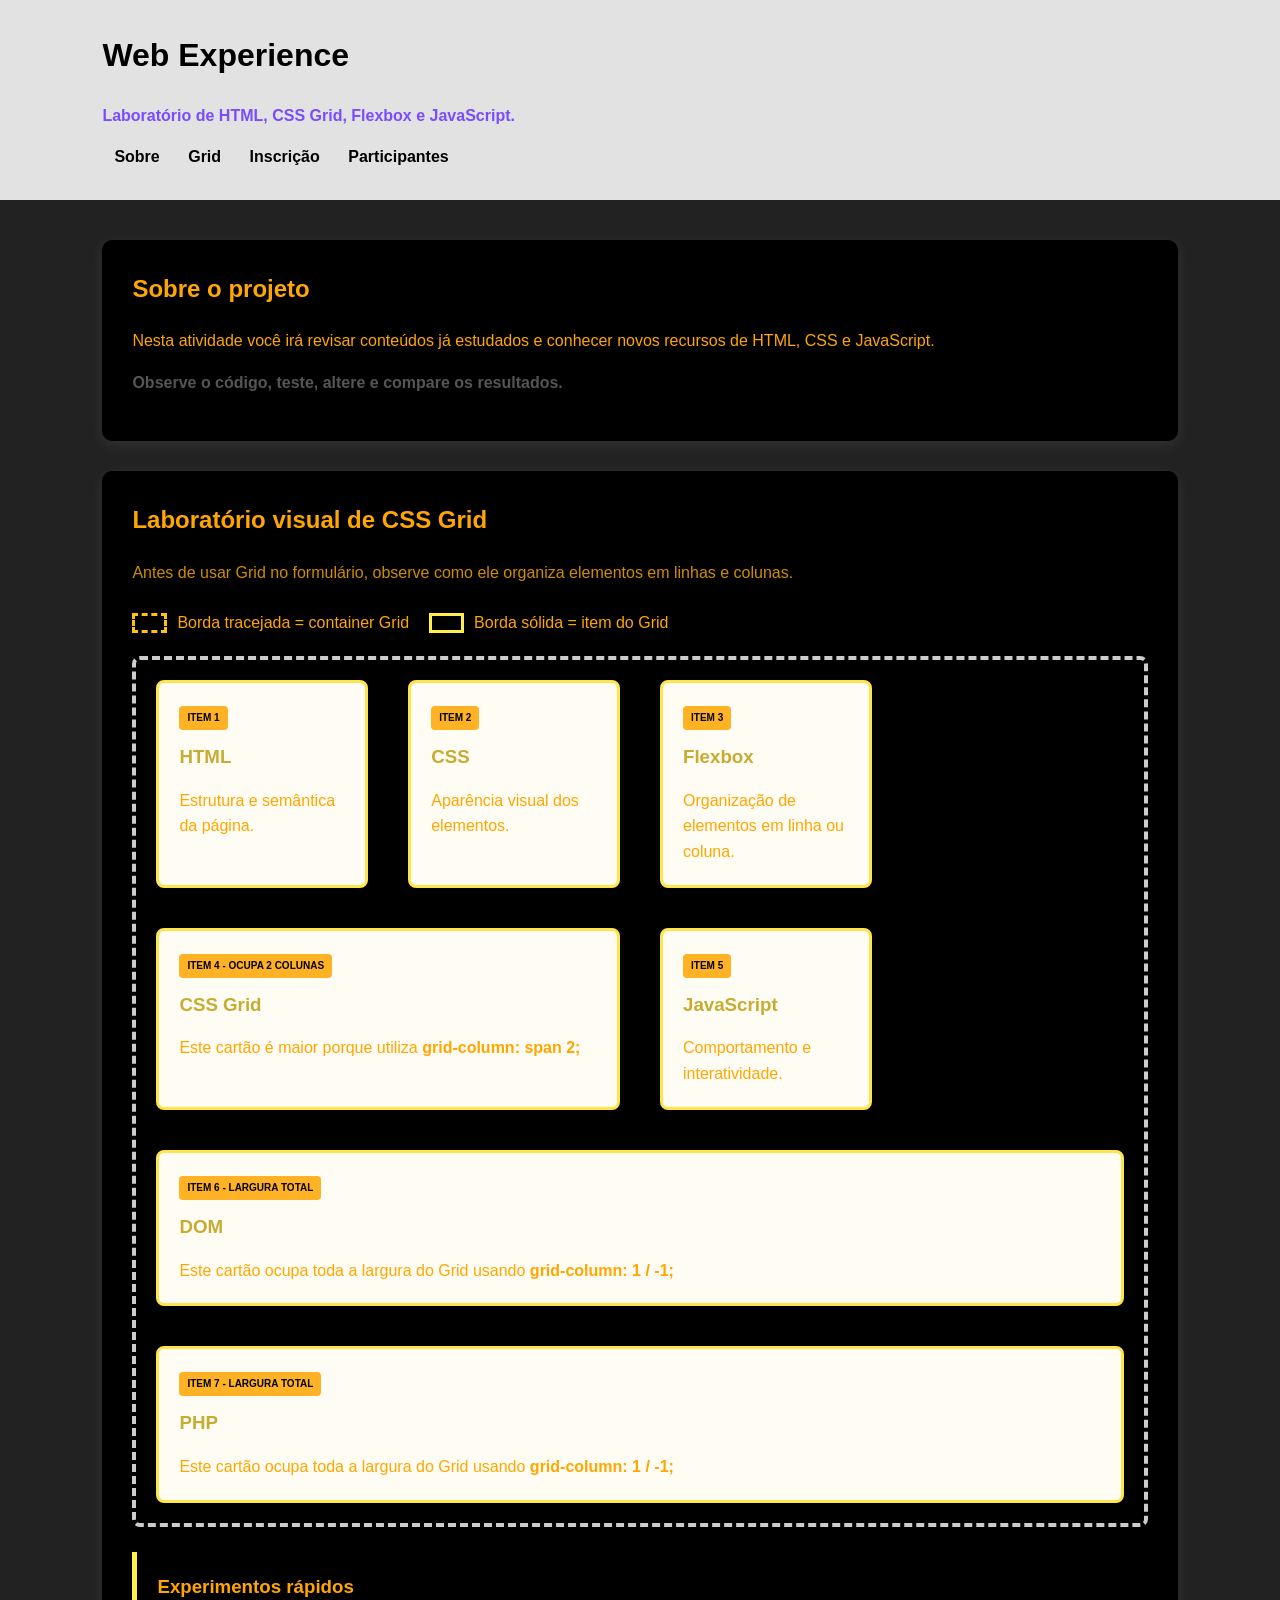
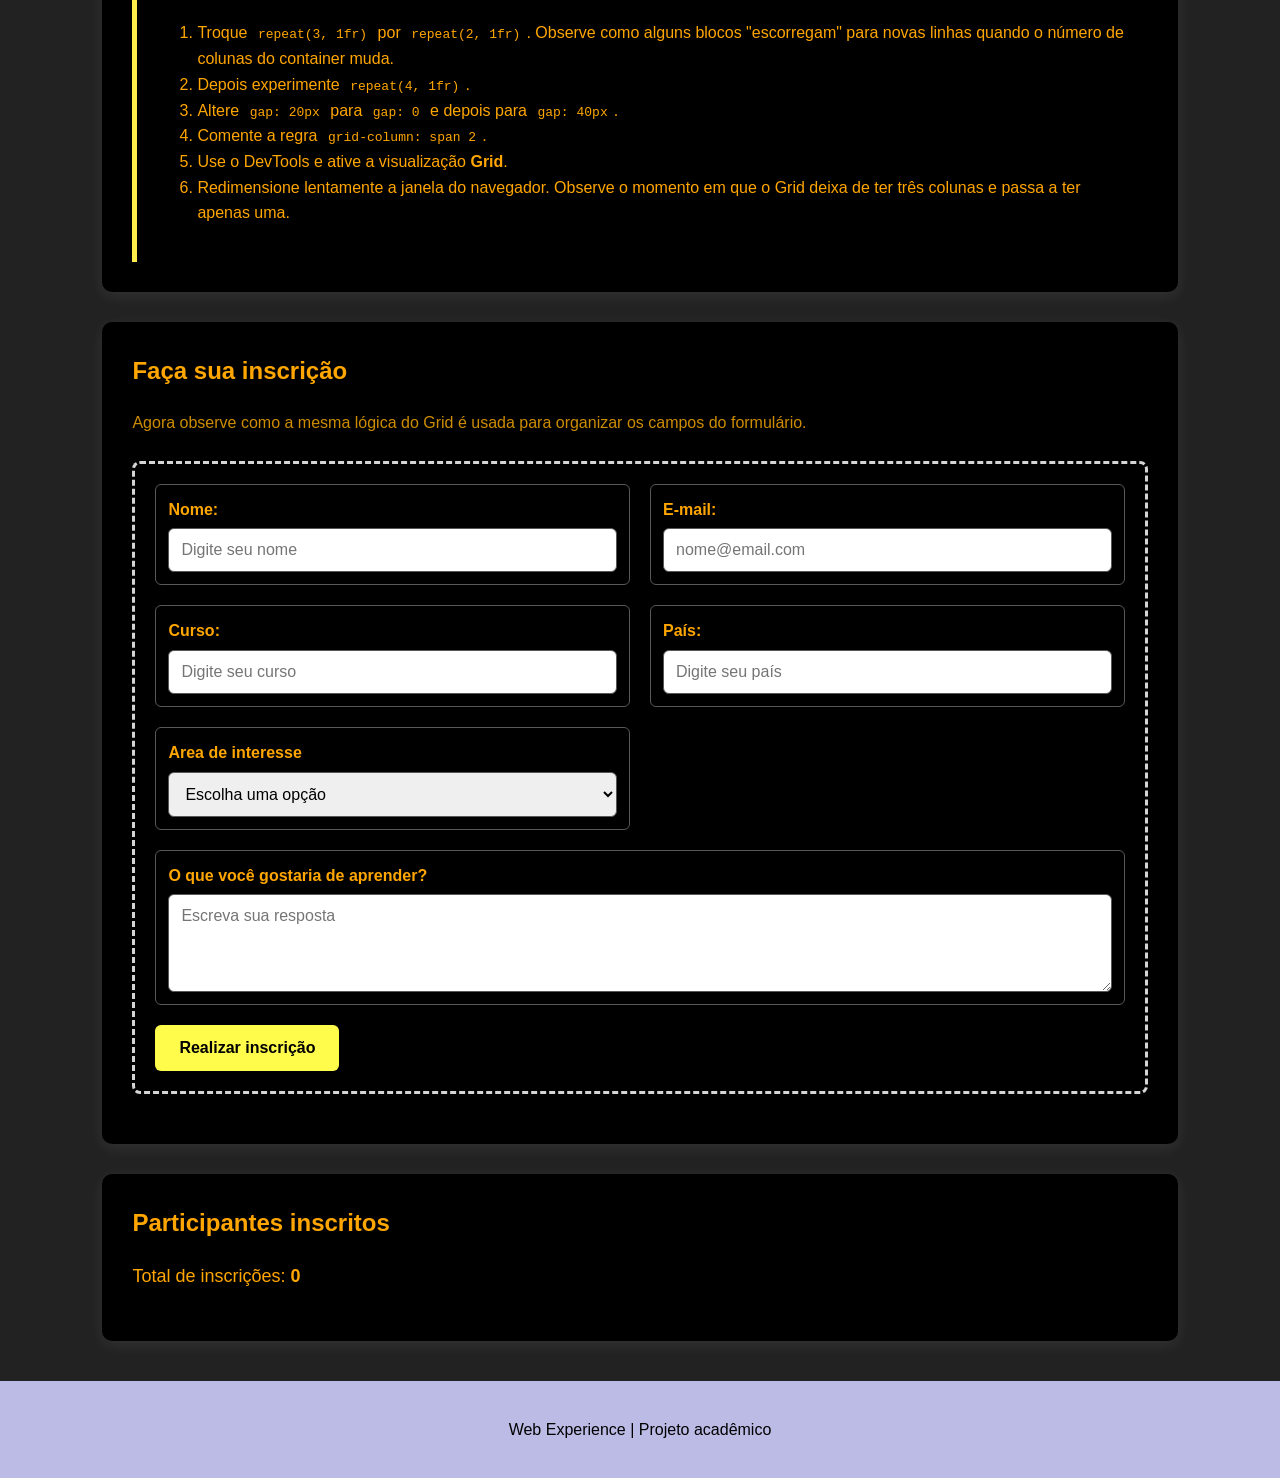
<file: index.html>
<!DOCTYPE html>
<html lang="pt-BR">

<head>
    <meta charset="UTF-8">
    <meta name="viewport" content="width=device-width, initial-scale=1.0">

    <title>Web Experience - Laboratório de Grid e DOM</title>

    <!-- CSS EXTERNO -->
    <link rel="stylesheet" href="style.css">

    <!-- CSS INTERNO: usado apenas para revisão -->
    <style>
        #destaque {
            color: #7a4cff;
            font-weight: bold;
        }
    </style>
</head>

<body>

    <!-- ======================================================
         CABEÇALHO
         ====================================================== -->

    <header>
        <h1>Web Experience</h1>

        <p id="destaque">
            Laboratório de HTML, CSS Grid, Flexbox e JavaScript.
        </p>

        <nav>
            <a href="#sobre">Sobre</a>
            <a href="#grid">Grid</a>
            <a href="#inscricao">Inscrição</a>
            <a href="#participantes">Participantes</a>
        </nav>
    </header>


    <main>

        <!-- ==================================================
             1. SOBRE
             ================================================== -->

        <section id="sobre">
            <h2>Sobre o projeto</h2>

            <p>
                Nesta atividade você irá revisar conteúdos já estudados
                e conhecer novos recursos de HTML, CSS e JavaScript.
            </p>

            <!-- CSS INLINE: usado apenas para revisão -->
            <p style="color: #555; font-weight: bold;">
                Observe o código, teste, altere e compare os resultados.
            </p>
        </section>


        <!-- ==================================================
             2. LABORATÓRIO VISUAL DE CSS GRID
             ==================================================

             ESTA É A PARTE PRINCIPAL PARA ENTENDER GRID.

             A borda tracejada mostra o CONTAINER GRID.
             As caixas internas são os ITENS DO GRID.
        -->

        <section id="grid">

            <h2>Laboratório visual de CSS Grid</h2>

            <p class="descricao">
                Antes de usar Grid no formulário, observe como ele organiza
                elementos em linhas e colunas.
            </p>

            <!-- Pequena legenda visual -->
            <div class="legenda-grid">

                <div class="legenda-item">
                    <span class="amostra-container"></span>
                    <span>Borda tracejada = container Grid</span>
                </div>

                <div class="legenda-item">
                    <span class="amostra-item"></span>
                    <span>Borda sólida = item do Grid</span>
                </div>

            </div>


            <!--
                CONTAINER GRID

                Todos os elementos .grid-item abaixo são
                filhos diretos deste container.

                O CSS decidirá quantas colunas existirão.
            -->

            <div class="grid-demonstracao">

                <article class="grid-item">
                    <span class="numero-grid">ITEM 1</span>
                    <h3>HTML</h3>
                    <p>Estrutura e semântica da página.</p>
                </article>

                <article class="grid-item">
                    <span class="numero-grid">ITEM 2</span>
                    <h3>CSS</h3>
                    <p>Aparência visual dos elementos.</p>
                </article>

                <article class="grid-item">
                    <span class="numero-grid">ITEM 3</span>
                    <h3>Flexbox</h3>
                    <p>Organização de elementos em linha ou coluna.</p>
                </article>

                <!--
                    Este item possui uma classe extra:
                    ocupa-duas-colunas

                    Ela fará este card ocupar o espaço
                    de DUAS colunas do Grid.
                -->
                <article class="grid-item ocupa-duas-colunas">
                    <span class="numero-grid">ITEM 4 - OCUPA 2 COLUNAS</span>
                    <h3>CSS Grid</h3>
                    <p>
                        Este cartão é maior porque utiliza
                        <strong>grid-column: span 2;</strong>
                    </p>
                </article>

                <article class="grid-item">
                    <span class="numero-grid">ITEM 5</span>
                    <h3>JavaScript</h3>
                    <p>Comportamento e interatividade.</p>
                </article>

                <article class="grid-item largura-total">
                    <span class="numero-grid">ITEM 6 - LARGURA TOTAL</span>
                    <h3>DOM</h3>
                    <p>
                        Este cartão ocupa toda a largura do Grid usando
                        <strong>grid-column: 1 / -1;</strong>
                    </p>
                </article>

                <article class="grid-item largura-total">
                    <span class="numero-grid">ITEM 7 - LARGURA TOTAL</span>
                    <h3>PHP</h3>
                    <p>
                        Este cartão ocupa toda a largura do Grid usando
                        <strong>grid-column: 1 / -1;</strong>
                    </p>
                </article>

                
            </div>


            <div class="caixa-investigacao">

                <h3>Experimentos rápidos</h3>

                <ol>
                    <li>
                        Troque <code>repeat(3, 1fr)</code> por
                        <code>repeat(2, 1fr)</code>.
                        Observe como alguns blocos "escorregam" para novas linhas
                        quando o número de colunas do container muda.
                    </li>

                    <li>
                        Depois experimente
                        <code>repeat(4, 1fr)</code>.
                    </li>

                    <li>
                        Altere <code>gap: 20px</code> para
                        <code>gap: 0</code> e depois para
                        <code>gap: 40px</code>.
                    </li>

                    <li>
                        Comente a regra
                        <code>grid-column: span 2</code>.
                    </li>

                    <li>
                        Use o DevTools e ative a visualização
                        <strong>Grid</strong>.
                    </li>

                    <li>
                        Redimensione lentamente a janela do navegador.
                        Observe o momento em que o Grid deixa de ter três colunas
                        e passa a ter apenas uma.
                    </li>
                </ol>

            </div>

        </section>


        <!-- ==================================================
             3. FORMULÁRIO
             ==================================================

             Agora o mesmo conceito de Grid é aplicado
             em uma situação prática.

             O formulário terá DUAS COLUNAS.
        -->

        <section id="inscricao">

            <h2>Faça sua inscrição</h2>

            <p class="descricao">
                Agora observe como a mesma lógica do Grid é usada
                para organizar os campos do formulário.
            </p>


            <form id="formInscricao">

                <div class="campo">
                    <label for="nome">Nome:</label>

                    <input type="text" id="nome" name="nome" placeholder="Digite seu nome" required>
                </div>


                <div class="campo">
                    <label for="email">E-mail:</label>

                    <input type="email" id="email" name="email" placeholder="nome@email.com" required>
                </div>


                <div class="campo">
                    <label for="curso">Curso:</label>

                    <input type="text" id="curso" name="curso" placeholder="Digite seu curso" required>
                </div>

                <div class="campo">
                    <label for="pais">País:</label>

                    <input type="text" id="pais" name="pais" placeholder="Digite seu país" required>
                </div>

                <div class="campo">
                    <label for="area">Area de interesse</label>

                    <select id="area" name="area" required>

                        <option value="">
                            Escolha uma opção
                        </option>

                        <option value="HTML">HTML</option>
                        <option value="CSS">CSS</option>
                        <option value="JavaScript">JavaScript</option>
                        <option value="UX/UI">UX/UI</option>

                    </select>
                </div>

                

                <!--
                    Esta classe faz o campo ocupar
                    AS DUAS COLUNAS do formulário.
                -->

                <div class="campo campo-completo">

                    <label for="mensagem">
                        O que você gostaria de aprender?
                    </label>

                    <textarea id="mensagem" name="mensagem" rows="4" placeholder="Escreva sua resposta"></textarea>

                </div>


                <div class="campo-completo">
                    <button type="submit">
                        Realizar inscrição
                    </button>
                </div>

            </form>


            <p id="mensagemSucesso"></p>

        </section>


        <!-- ==================================================
             4. PARTICIPANTES
             ================================================== -->

        <section id="participantes">

            <h2>Participantes inscritos</h2>

            <p class="total">
                Total de inscrições:
                <strong id="contador">0</strong>
            </p>

            <div id="listaParticipantes"></div>

        </section>

    </main>


    <footer>
        <p>Web Experience | Projeto acadêmico</p>
    </footer>


    <!-- JAVASCRIPT EXTERNO -->
    <script src="script.js"></script>

</body>

</html>
</file>
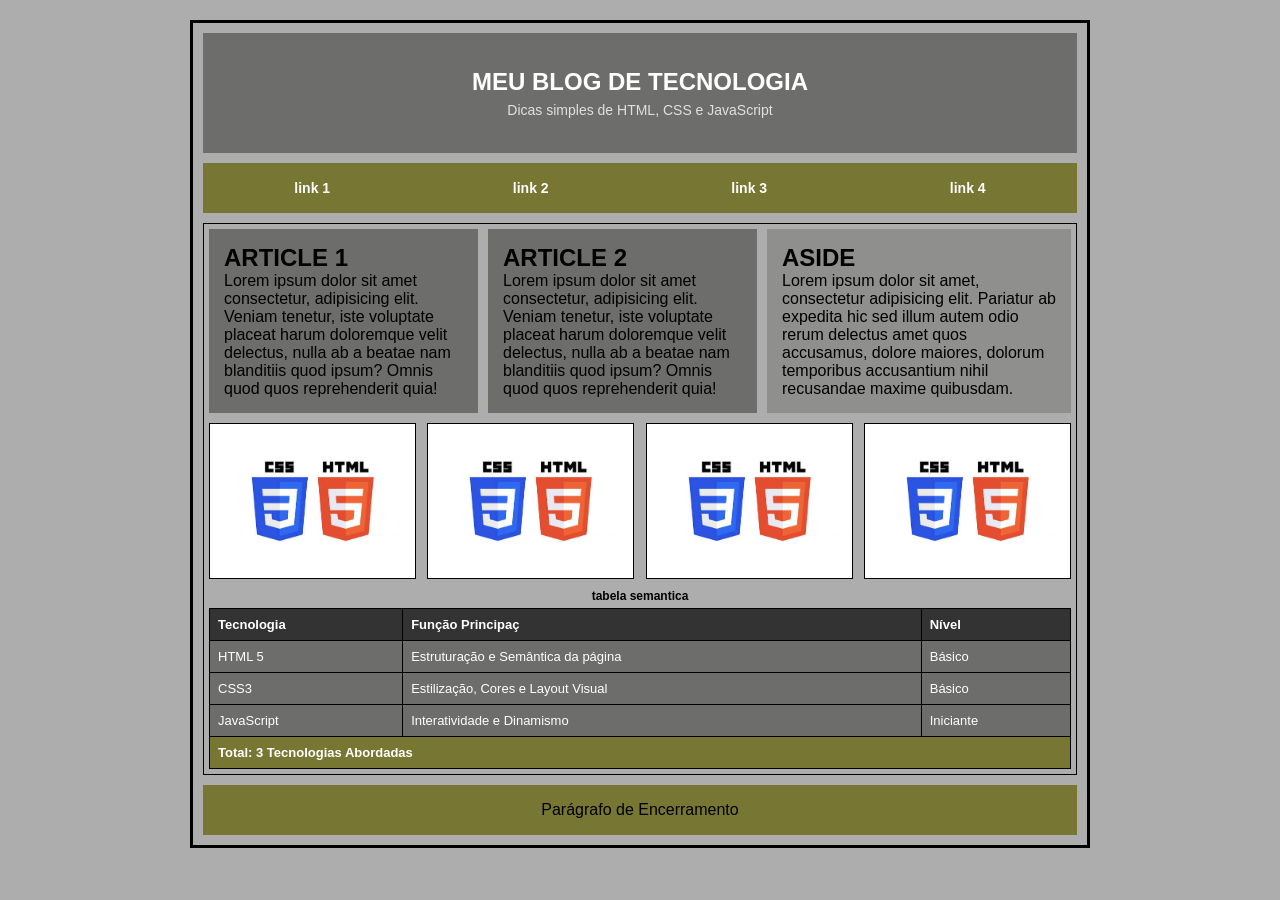
<file: Pasta Atividade HTML e CSS/index.html>
<!DOCTYPE html>
<html lang="en">
<head>
    <meta charset="UTF-8">
    <meta name="viewport" content="width=device-width, initial-scale=1.0">
    <title>Document</title>
    <link rel="stylesheet" href="style.css">
</head>
<body>
    <div id="container">

        <header>
        <h1>MEU BLOG DE TECNOLOGIA</h1>
        <p>Dicas simples de HTML, CSS e JavaScript<p>
        </header>
        <nav>
            <ul>
                <li><a href="#">link 1</a></li>
                <li><a href="#">link 2</a></li>
                <li><a href="#">link 3</a></li>
                <li><a href="#">link 4</a></li>
            </ul>
        </nav>

        <main>
        <div class="linha-principal">
            <section>
                <article>
                    <h2>ARTICLE 1</h2>
                    <p>Lorem ipsum dolor sit amet consectetur, adipisicing elit. Veniam tenetur, iste voluptate placeat harum doloremque velit delectus, nulla ab a beatae nam blanditiis quod ipsum? Omnis quod quos reprehenderit quia!</p>
                </article>
                
                <article>
                    <h2>ARTICLE 2</h2>
                    <p>Lorem ipsum dolor sit amet consectetur, adipisicing elit. Veniam tenetur, iste voluptate placeat harum doloremque velit delectus, nulla ab a beatae nam blanditiis quod ipsum? Omnis quod quos reprehenderit quia!</p>
                </article>

            </section>
            
            <aside>
                <h2>ASIDE</h2>
                <p>Lorem ipsum dolor sit amet, consectetur adipisicing elit. Pariatur ab expedita hic sed illum autem odio rerum delectus amet quos accusamus, dolore maiores, dolorum temporibus accusantium nihil recusandae maxime quibusdam.</p>
            </aside>
            </div> 
    
    
    <div class="galeria">
        <img src="imagemhtmlcss.jpg" alt="Logo HTML e CSS">
        <img src="imagemhtmlcss.jpg" alt="Logo HTML e CSS">
        <img src="imagemhtmlcss.jpg" alt="Logo HTML e CSS">
        <img src="imagemhtmlcss.jpg" alt="Logo HTML e CSS">
    </div>
    
    <div class="area-tabela">
        <table class="tabela-conteudo">
            <caption>tabela semantica</caption>
            <thead>
                <tr>
                    <th>Tecnologia</th>
                    <th>Função Principaç</th>
                    <th>Nível</th>
                </tr>
            </thead>
            <tbody>
                <tr>
                    <td>HTML 5</td>
                    <td>Estruturação e Semântica da página</td>
                    <td>Básico</td>
                </tr>
                <tr>
                    <td>CSS3</td>
                    <td>Estilização, Cores e Layout Visual</td>
                    <td>Básico</td>
                </tr>
                <tr>
                    <td>JavaScript</td>
                    <td>Interatividade e Dinamismo</td>
                    <td>Iniciante</td>
                </tr>
            </tbody>
            
            <tfoot>
                <tr>
                    <td colspan="3">Total: 3 Tecnologias Abordadas</td>
                </tr>
            </tfoot>
        </table>
    </div>
</main>
        <footer>
            <p>Parágrafo de Encerramento</p>
        </footer>
</div>
</body>
</html>
</file>
<file: style.css>
/* =========================================================
   1. CONFIGURAÇÕES GERAIS
   ========================================================= */

* {
    box-sizing: border-box;
}

body {
    margin: 0;
    font-family: Arial, Helvetica, sans-serif;
    background-color: #222222;
    color: #ffa600;
    line-height: 1.6;
}

h1,
h2,
h3 {
    margin-top: 0;
}


/* =========================================================
   2. CABEÇALHO
   ========================================================= */

header {
    background-color: #e2e2e2;
    color: rgb(0, 0, 0);
    padding: 30px 8%;
}


/* =========================================================
   3. MENU COM FLEXBOX
   ========================================================= */

nav :hover{
    display: flex;
    gap: 25px;
    margin-top: 20px;
}

header nav a {
    color: rgb(0, 0, 0);
    text-decoration: none;
    font-weight: bold;
    padding: 8px 12px;
    border-radius: 5px;
    transition: 0.3s;
}

header nav a:hover {
    background-color: #ffed4c;
}


/* =========================================================
   4. CONTEÚDO PRINCIPAL
   ========================================================= */

main {
    width: 84%;
    max-width: 1100px;
    margin: 40px auto;
}

section {
    background-color: rgb(0, 0, 0);
    padding: 30px;
    margin-bottom: 30px;
    border-radius: 10px;
    box-shadow: 0 4px 15px rgba(255, 255, 255, 0.08);
}

.descricao {
    color: #ce8d01;
    margin-bottom: 25px;
}


/* =========================================================
   5. LEGENDA DO GRID
   ========================================================= */

.legenda-grid {
    display: flex;
    flex-wrap: wrap;
    gap: 20px;
    margin-bottom: 20px;
}

.legenda-item {
    display: flex;
    align-items: center;
    gap: 10px;
}

.amostra-container {
    width: 35px;
    height: 20px;
    border: 3px dashed #ffc014;
}

.amostra-item {
    width: 35px;
    height: 20px;
    border: 3px solid #ffed4c;
}


/* =========================================================
   6. GRID PRINCIPAL DA ATIVIDADE
   =========================================================

   ESTE É O EXEMPLO MAIS IMPORTANTE DE CSS GRID.

   A DIV .grid-demonstracao é o CONTAINER GRID.

   Tudo que está diretamente dentro dela
   passa a ser um ITEM do Grid.
*/

.grid-demonstracao {

    /*
        Ativa o CSS Grid.
    */
    display: grid;


    /*
        Cria TRÊS colunas de mesmo tamanho.

        repeat(3, 1fr)

        significa:

        repita 3 vezes uma coluna de 1 fração.

        É equivalente a:

        1fr 1fr 1fr
    */
    grid-template-columns: repeat(4, 1fr);


    /*
        Cria espaço entre linhas e colunas.
    */
    gap: 40px;


    /*
        BORDA DIDÁTICA.

        A borda tracejada permite enxergar
        claramente onde começa e termina
        o CONTAINER GRID.
    */
    border: 4px dashed #cccccc;


    /*
        Espaço entre a borda externa
        e os itens internos.
    */
    padding: 20px;

    border-radius: 8px;

    background-color: #000000;
}


/* =========================================================
   7. ITENS DO GRID
   =========================================================

   Cada .grid-item é uma célula visual
   distribuída dentro do container.
*/

.grid-item {
    border: 3px solid #ffe44c;

    background-color: #fffcf3;

    padding: 20px;

    border-radius: 8px;

    min-height: 150px;
}

.grid-item h3 {
    color: #c7ac33;
    margin-bottom: 8px;
}

.grid-item p {
    margin-bottom: 0;
}


/*
    Pequena etiqueta que deixa ainda mais claro
    qual elemento estamos observando.
*/

.numero-grid {
    display: inline-block;

    margin-bottom: 12px;

    padding: 4px 8px;

    background-color: #ffb223;

    color: rgb(0, 0, 0);

    font-size: 10px;

    font-weight: bold;

    border-radius: 4px;
}


/* =========================================================
   8. ITEM OCUPANDO DUAS COLUNAS
   =========================================================

   span 2 significa:

   "ocupe o espaço correspondente
   a duas colunas".
*/

.ocupa-duas-colunas {
    grid-column: span 2;
}


/* =========================================================
   9. ITEM OCUPANDO TODA A LARGURA
   =========================================================

   1 / -1 significa:

   comece na primeira linha do Grid
   e termine na última.

   Resultado: o item ocupa toda a largura.
*/

.largura-total {
    grid-column: 1 / -1;
}


/* =========================================================
   10. CAIXA DE INVESTIGAÇÃO
   ========================================================= */

.caixa-investigacao {
    margin-top: 25px;

    padding: 20px;

    border-left: 5px solid #ffed4c;

    background-color: #000000;
}

.caixa-investigacao code {
    background-color: #000000;

    padding: 2px 6px;

    border-radius: 4px;
}


/* =========================================================
   11. FORMULÁRIO COM CSS GRID
   =========================================================

   Agora aplicamos a MESMA IDEIA do exemplo anterior.

   A diferença é que aqui o Grid possui
   apenas DUAS colunas.
*/

#formInscricao {

    /*
        Ativa o Grid.
    */
    display: grid;


    /*
        Duas colunas de mesmo tamanho.
    */
    grid-template-columns: 1fr 1fr;


    /*
        Espaço entre campos.
    */
    gap: 20px;


    /*
        Esta borda tracejada também é DIDÁTICA.

        Ela permite perceber que o formulário
        inteiro é um container Grid.
    */
    border: 3px dashed #d4d4d4;

    padding: 20px;
    font-family: 'Franklin Gothic Medium', 'Arial Narrow', Arial, sans-serif;
    border-radius: 8px;
}


/* =========================================================
   12. CAMPOS INTERNOS COM FLEXBOX
   =========================================================

   Dentro de cada célula do Grid usamos Flexbox
   para colocar LABEL e INPUT um abaixo do outro.
*/

.campo {
    display: flex;

    flex-direction: column;

    gap: 6px;


    /*
        Esta borda fina é proposital.

        Ela ajuda a perceber cada campo como
        um ITEM dentro do Grid do formulário.
    */
    border: 1px solid #585858;

    padding: 12px;

    border-radius: 6px;
}


/* =========================================================
   13. CAMPO OCUPANDO DUAS COLUNAS
   ========================================================= */

.campo-completo {
    grid-column: span 2;
}


/* =========================================================
   14. ELEMENTOS DO FORMULÁRIO
   ========================================================= */

label {
    font-weight: bold;
}

input,
select,
textarea {
    width: 100%;

    padding: 12px;

    border: 1px solid #575757;

    border-radius: 6px;

    font-size: 16px;

    font-family: inherit;
}

input:focus,
select:focus,
textarea:focus {
    outline: none;

    border-color: #fffc4c;

    box-shadow: 0 0 0 2px rgba(255, 228, 76, 0.15);
}

textarea {
    resize: vertical;
}


/* =========================================================
   15. BOTÕES
   ========================================================= */

button {
    background-color: #fffc4c;

    color: rgb(0, 0, 0);

    border: none;

    padding: 14px 24px;

    border-radius: 6px;

    font-size: 16px;

    font-weight: bold;
    
    font-family: 'Gill Sans', 'Gill Sans MT', Calibri, 'Trebuchet MS', sans-serif;

    cursor: pointer;

    transition: 0.3s;
}

button:hover {
    background-color: #ffdc41;
}


/* =========================================================
   16. MENSAGEM E CONTADOR
   ========================================================= */

#mensagemSucesso {
    color: rgb(0, 2, 128);

    font-weight: bold;

    margin-top: 20px;
}

.total {
    font-size: 18px;
}


/* =========================================================
   17. PARTICIPANTES COM FLEXBOX
   ========================================================= */

#listaParticipantes {
    display: flex;

    flex-wrap: wrap;

    gap: 20px;

    margin-top: 20px;
}

.card {
    background-color: #000000;

    border-left: 5px solid #f3ff4c;

    padding: 20px;

    border-radius: 8px;

    width: calc(50% - 10px);
}

.card h3 {
    color: #c7b833;

    margin-bottom: 10px;
}

.card p {
    margin: 5px 0;
}

.card strong {
    color: #d3d3d3;
}


/* =========================================================
   18. BOTÃO EXCLUIR
   ========================================================= */

.botao-excluir {
    margin-top: 15px;

    background-color: #c02b2b;

    padding: 8px 14px;
}

.botao-excluir:hover {
    background-color: #922121;
}


/* =========================================================
   19. RODAPÉ
   ========================================================= */

footer {
    background-color: #bbbbe6;

    color: rgb(0, 0, 0);

    text-align: center;

    padding: 20px;
}


/* =========================================================
   20. RESPONSIVIDADE
   ========================================================= */

@media (max-width: 700px) {

    /*
        O GRID DIDÁTICO passa de três colunas
        para apenas uma.
    */

    .grid-demonstracao {
        grid-template-columns: 1fr;
    }


    /*
        Como existe apenas uma coluna,
        nenhum item precisa ocupar duas.
    */

    .ocupa-duas-colunas,
    .largura-total {
        grid-column: span 2;
    }


    /*
        O formulário também passa
        de duas colunas para uma.
    */

    #formInscricao {
        grid-template-columns: 1fr;
    }


    /*
        Os elementos que ocupavam duas colunas
        agora ocupam apenas uma.
    */

    .campo-completo {
        grid-column: span 1;
    }


    /*
        Os cards de participantes passam
        a ocupar toda a largura.
    */

    .card {
        width: 100%;
    }


    /*
        O menu fica em coluna.
    */

    nav {
        flex-direction: column;

        gap: 10px;
    }

}
</file>
<file: Pasta Atividade HTML e CSS/style.css>
*{
    margin: 0;
    padding: 0;
    box-sizing: border-box;
    font-family: Arial, sans-serif;
}

body{
    background-color: #aeadae;
    padding: 20px;
}

header{
    width: 100%;
    height: 120px;
    background-color: #6d6d6b;
    margin-bottom: 10px;
    display: flex;
    flex-direction: column;
    justify-content: center;
    align-items: center;
}

nav{
    width: 100%;
    height: 50px;
    background-color: #777733;
    margin-bottom: 10px;
    display: flex;
    align-items: center;
}

main{
    border: solid 1px #000;
    display: flex;
    flex-direction: column;
    gap: 10px;
    padding: 5px;
    margin-bottom: 10px;
}

section{
    flex: 2;
    display: flex;
    gap: 10px;
}

article{
    flex: 1;
    padding: 15px;
    background-color: #6d6d6b;
}

aside{
    flex: 1;
    padding: 15px;
    background-color: #8f8f8d;
}

footer{
    width: 100%;
    height: 50px;
    background-color: #777733;
    display: flex;
    justify-content: center;
    align-items: center;
}

#container{
    width: 900px;
    border: solid 3px #000;
    margin: 0 auto;
    padding: 10px;
}

.linha-principal{
    display: flex;
    gap: 10px;
}

.titulo-artigo{
    font-size: 18px;
    color: #fff;
    margin-bottom: 8px;
    border-bottom: 2px solid #fff;
    padding-bottom: 4px;
}

.galeria{
    display: flex;
    gap: 10px;
    justify-content: space-between;
}

.galeria img{
    width: 24%;
    height: auto;
    border: 1px solid #000;
}

.area-tabela{
    width: 100%;
}

.tabela-conteudo{
    width: 100%;
    border-collapse: collapse;
    font-size: 13px;
}

.tabela-conteudo caption{
    color: #000;
    font-size: 12px;
    margin-bottom: 5px;
    font-weight: bold;
}

.tabela-conteudo th,
.tabela-conteudo td{
    border: 1px solid #000;
    padding: 8px;
    text-align: left;
}

.tabela-conteudo thead{
    background-color: #333;
    color: #fff;
}

.tabela-conteudo tbody{
    background-color: #6d6d6b;
    color: #fff;
}

.tabela-conteudo tfoot{
    background-color: #777733;
    color: #fff;
    text-align: center;
    font-weight: bold;
}

header h1{
    color: #fff;
    font-size: 24px;
    margin-bottom: 6px;
}

header p{
    color: #e0e0e0;
    font-size: 14px;
}

/* Parte dos Links */

nav ul{
    width: 100%;
    list-style: none;
    padding: 0;
    display: flex;
    justify-content: space-around;
}

nav ul li a{
    color: #fff;
    text-decoration: none;
    font-size: 14px;
    font-weight: bold;
    padding: 6px 12px;
    border-radius: 4px;
}

nav ul a:hover{
    background-color: #552;
    color-scheme: #fff88f;
}
</file>
